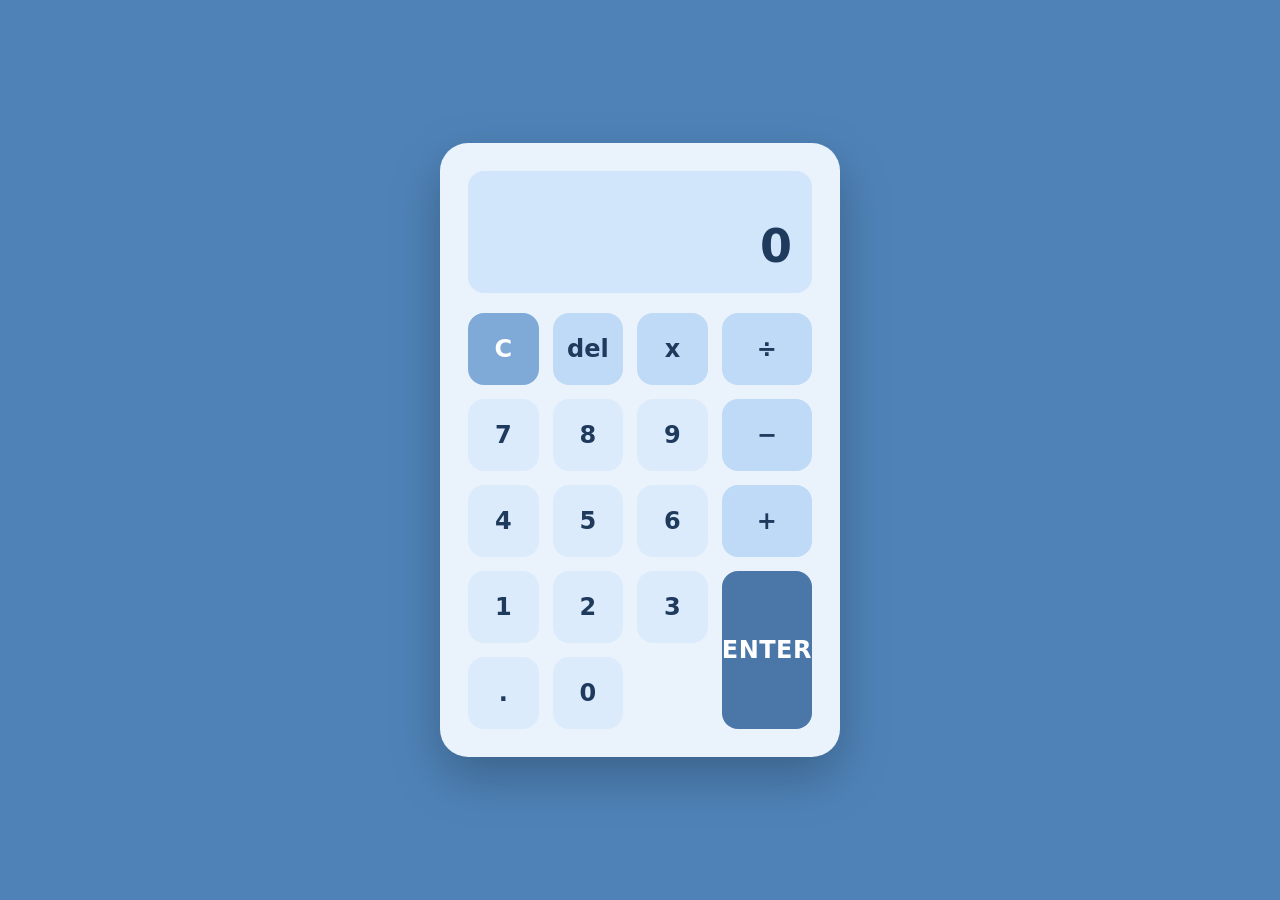
<file: WebDev-L2-Calculator/index.html>
<!DOCTYPE html>
<html lang="en">
<head>
<meta charset="UTF-8">
<meta name="viewport" content="width=device-width, initial-scale=1.0">
<title>Calculator</title>
<link rel="stylesheet" href="index.css">
</head>
<body>

<div class="calculator">
  <div class="display">
    <div class="display-expression" id="expression"></div>
    <div class="display-result" id="result">0</div>
  </div>

  <div class="keys">
    <button class="key clear" data-action="clear">C</button>
    <button class="key util" data-action="backspace">del</button>
    <button class="key operator" data-operator="*">x</button>
    <button class="key operator" data-operator="/">÷</button>

    <button class="key" data-number="7">7</button>
    <button class="key" data-number="8">8</button>
    <button class="key" data-number="9">9</button>
    <button class="key operator" data-operator="-">−</button>

    <button class="key" data-number="4">4</button>
    <button class="key" data-number="5">5</button>
    <button class="key" data-number="6">6</button>
    <button class="key operator" data-operator="+">+</button>

    <button class="key" data-number="1">1</button>
    <button class="key" data-number="2">2</button>
    <button class="key" data-number="3">3</button>
    <button class="key equals" data-action="equals" style="grid-row: span 2;">ENTER</button>

    <button class="key" data-number=".">.</button>
    <button class="key zero" data-number="0">0</button>
  </div>
</div>

<script src="index.js"></script>
</body>
</html>
</file>
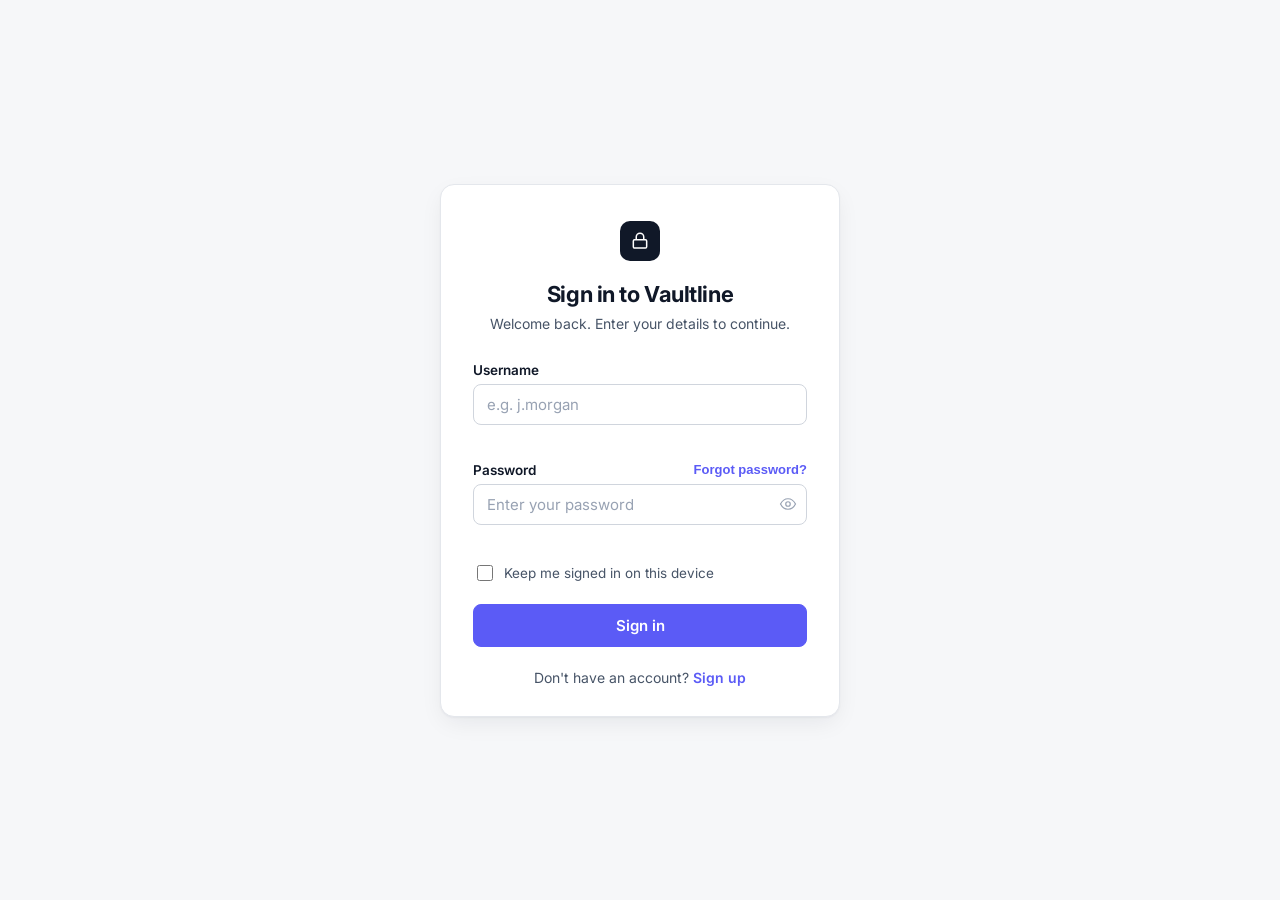
<file: WebDev-L2-LoginAuthenticationSystem/index.html>
<!DOCTYPE html>
<html lang="en">
<head>
<meta charset="UTF-8">
<meta name="viewport" content="width=device-width, initial-scale=1.0">
<title>Sign in — Vaultline</title>
<link rel="stylesheet" href="styles.css">
</head>
<body>

  <div class="auth-scene">
    <main class="auth-card" role="main">

      <div class="auth-logo" aria-hidden="true">
        <svg viewBox="0 0 24 24" width="20" height="20" fill="none" stroke="currentColor" stroke-width="1.8">
          <rect x="4" y="10.5" width="16" height="10" rx="1.5"/>
          <path d="M7.5 10.5V7.2a4.5 4.5 0 0 1 9 0v3.3"/>
        </svg>
      </div>

      <div class="auth-head">
        <h1>Sign in to Vaultline</h1>
        <p>Welcome back. Enter your details to continue.</p>
      </div>

      <div class="banner" id="banner" role="alert" hidden></div>

      <form id="loginForm" class="auth-form" novalidate>
        <label class="field">
          <span class="field-label">Username</span>
          <input type="text" id="loginUsername" name="username" autocomplete="username" placeholder="e.g. j.morgan" required>
          <span class="field-error" data-for="loginUsername"></span>
        </label>

        <label class="field">
          <div class="field-row">
            <span class="field-label">Password</span>
            <button type="button" class="field-link" id="forgotLink">Forgot password?</button>
          </div>
          <div class="password-wrap">
            <input type="password" id="loginPassword" name="password" autocomplete="current-password" placeholder="Enter your password" required>
            <button type="button" class="peek" data-target="loginPassword" aria-label="Show password">
              <svg viewBox="0 0 24 24" width="18" height="18" fill="none" stroke="currentColor" stroke-width="1.6"><path d="M2 12s3.6-7 10-7 10 7 10 7-3.6 7-10 7-10-7-10-7Z"/><circle cx="12" cy="12" r="3"/></svg>
            </button>
          </div>
          <span class="field-error" data-for="loginPassword"></span>
        </label>

        <div class="remember-row">
          <input type="checkbox" id="rememberMe">
          <label for="rememberMe">Keep me signed in on this device</label>
        </div>

        <button type="submit" class="btn-primary" id="loginSubmit">
          <span class="btn-spinner" aria-hidden="true"></span>
          <span class="btn-label">Sign in</span>
        </button>
      </form>

      <p class="auth-footer" style="margin-top:22px;">Don't have an account? <a href="register.html">Sign up</a></p>
    </main>
  </div>

<script src="storage.js"></script>
<script src="index.js"></script>
</body>
</html>
</file>
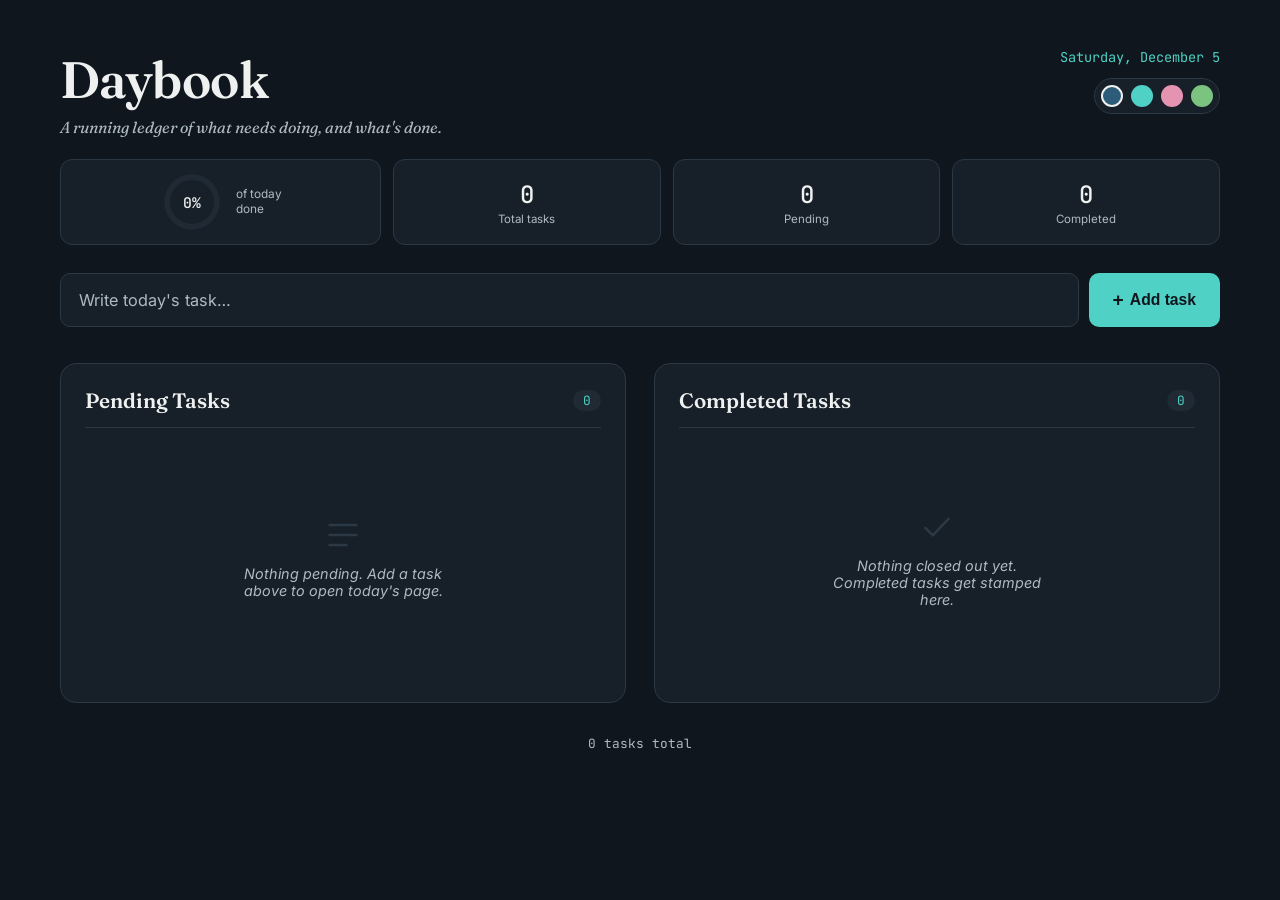
<file: WebDev-L2-ToDoWebApp/index.html>
<!DOCTYPE html>
<html lang="en" data-theme="ledger">
<head>
<meta charset="UTF-8">
<meta name="viewport" content="width=device-width, initial-scale=1.0">
<title>Daybook — Daily Tasks</title>
<link rel="stylesheet" href="index.css">
<link rel="preconnect" href="https://fonts.googleapis.com">
<link href="https://fonts.googleapis.com/css2?family=Fraunces:ital,opsz,wght@0,9..144,500;0,9..144,600;0,9..144,700;1,9..144,500&family=Inter:wght@400;500;600;700&family=JetBrains+Mono:wght@400;500&display=swap" rel="stylesheet">
</head>
<body>

<div class="page">

  <header class="header">
    <div class="header-top">
      <div class="header-titles">
        <h1 class="title">Daybook</h1>
        <p class="subtitle">A running ledger of what needs doing, and what's done.</p>
      </div>

      <div class="header-right">
        <span class="today" id="todayDate"></span>
        <div class="theme-switcher" id="themeSwitcher" role="group" aria-label="Choose theme">
          <!-- theme swatch buttons injected by JS -->
        </div>
      </div>
    </div>
  </header>

  <section class="stats" aria-label="Task summary">
    <div class="stat-ring-card">
      <div class="ring-wrap">
        <svg class="ring" viewBox="0 0 90 90" width="64" height="64">
          <circle class="ring-track" cx="45" cy="45" r="35" />
          <circle class="ring-progress" id="ringProgress" cx="45" cy="45" r="35" />
        </svg>
        <div class="ring-text">
          <span class="ring-pct" id="ringPct">0%</span>
        </div>
      </div>
      <span class="ring-label">of today<br>done</span>
    </div>

    <div class="stat-tile">
      <span class="stat-num" id="statTotal">0</span>
      <span class="stat-label">Total tasks</span>
    </div>
    <div class="stat-tile">
      <span class="stat-num" id="statPending">0</span>
      <span class="stat-label">Pending</span>
    </div>
    <div class="stat-tile">
      <span class="stat-num" id="statCompleted">0</span>
      <span class="stat-label">Completed</span>
    </div>
  </section>

  <form class="add-form" id="addForm">
    <input
      type="text"
      id="taskInput"
      class="add-input"
      placeholder="Write today's task…"
      autocomplete="off"
      maxlength="140"
      required
    >
    <button type="submit" class="add-btn">
      <span class="add-btn-plus">+</span> Add task
    </button>
  </form>

  <main class="board">

    <section class="column" aria-labelledby="pendingHeading">
      <div class="column-head">
        <h2 id="pendingHeading">Pending Tasks</h2>
        <span class="count" id="pendingCount">0</span>
      </div>
      <ul class="task-list" id="pendingList"></ul>
      <div class="empty-state" id="pendingEmpty">
        <svg width="40" height="40" viewBox="0 0 24 24" fill="none"><path d="M4 12h16M4 6h16M4 18h10" stroke="currentColor" stroke-width="1.6" stroke-linecap="round"/></svg>
        <p>Nothing pending. Add a task above to open today's page.</p>
      </div>
    </section>

    <section class="column" aria-labelledby="completedHeading">
      <div class="column-head">
        <h2 id="completedHeading">Completed Tasks</h2>
        <span class="count" id="completedCount">0</span>
      </div>
      <ul class="task-list" id="completedList"></ul>
      <div class="empty-state" id="completedEmpty">
        <svg width="40" height="40" viewBox="0 0 24 24" fill="none"><path d="M5 12.5l4.5 4.5L19 7" stroke="currentColor" stroke-width="1.6" stroke-linecap="round" stroke-linejoin="round"/></svg>
        <p>Nothing closed out yet. Completed tasks get stamped here.</p>
      </div>
    </section>

  </main>

  <footer class="footer">
    <span id="totalSummary">0 tasks total</span>
  </footer>

</div>

<!-- Task row template -->
<template id="taskTemplate">
  <li class="task" data-id="">
    <button class="check" type="button" aria-label="Mark task complete"></button>
    <div class="task-body">
      <p class="task-text"></p>
      <input class="task-edit-input" type="text" maxlength="140">
      <div class="task-meta">
        <span class="meta-item added-meta"></span>
        <span class="meta-item completed-meta"></span>
      </div>
    </div>
    <div class="task-actions">
      <button class="icon-btn edit-btn" type="button" aria-label="Edit task">Edit</button>
      <button class="icon-btn save-btn" type="button" aria-label="Save task">Save</button>
      <button class="icon-btn delete-btn" type="button" aria-label="Delete task">Delete</button>
    </div>
  </li>
</template>

<script src="index.js"></script>
</body>
</html>
</file>
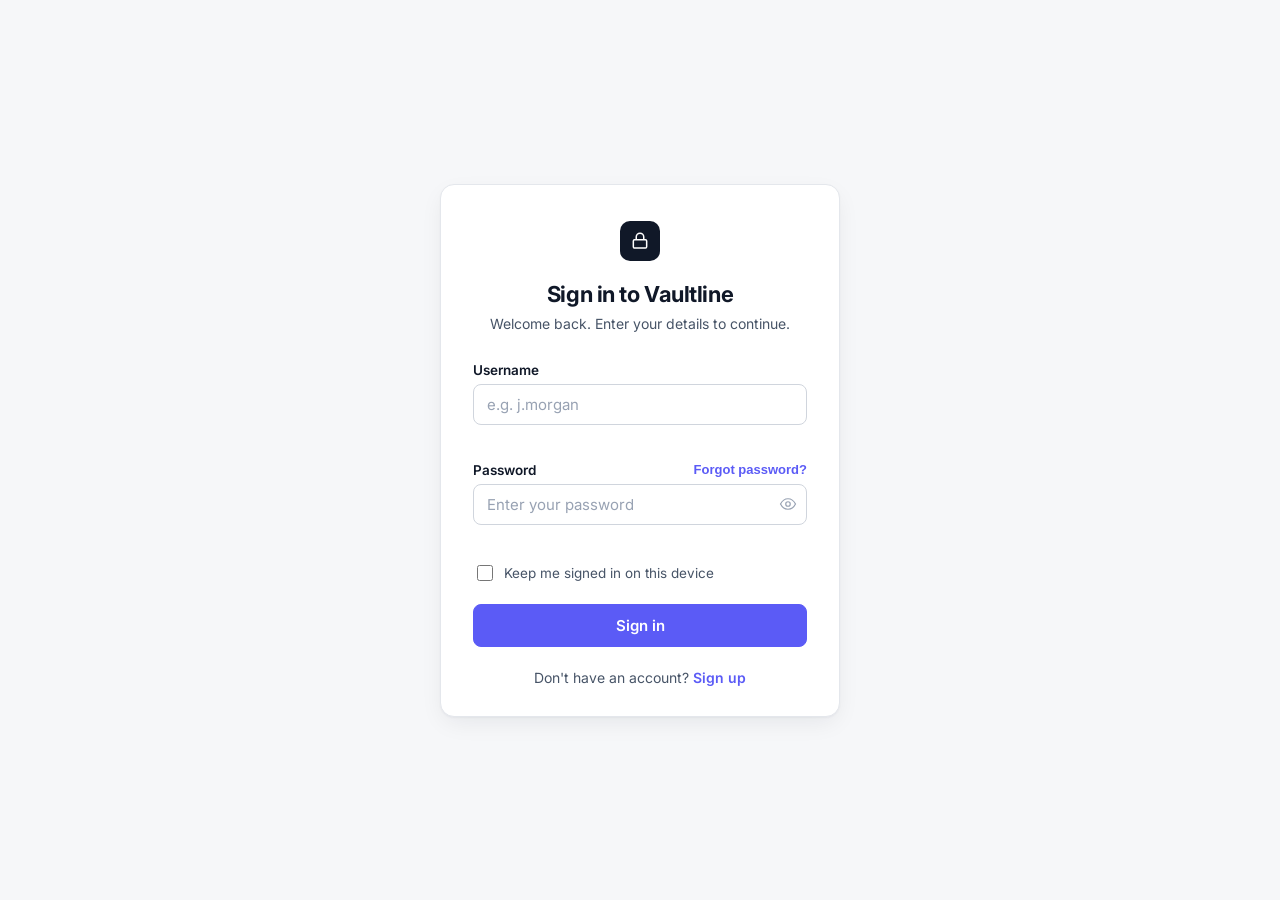
<file: WebDev-L2-LoginAuthenticationSystem/dashboard.html>
<!DOCTYPE html>
<html lang="en">
<head>
<meta charset="UTF-8">
<meta name="viewport" content="width=device-width, initial-scale=1.0">
<title>Dashboard — Vaultline</title>
<link rel="stylesheet" href="styles.css">
<link rel="stylesheet" href="dashboard.css">
</head>
<body class="dashboard-body">

  <div class="dash-guard" id="dashGuard">
    <div class="guard-spinner" aria-hidden="true"></div>
    <p id="guardMessage">Checking session…</p>
  </div>

  <div class="dash-scene" id="dashScene" hidden>

    <nav class="dash-nav">
      <div class="dash-brand">
        <div class="auth-logo" style="margin:0;width:34px;height:34px;" aria-hidden="true">
          <svg viewBox="0 0 24 24" width="17" height="17" fill="none" stroke="currentColor" stroke-width="1.8">
            <rect x="4" y="10.5" width="16" height="10" rx="1.5"/>
            <path d="M7.5 10.5V7.2a4.5 4.5 0 0 1 9 0v3.3"/>
          </svg>
        </div>
        <span class="dash-brand-text">Vaultline</span>
      </div>
      <div class="dash-user">
        <span class="dash-avatar" id="dashAvatar">—</span>
        <span class="dash-user-name" id="dashUsername">—</span>
        <button class="btn-ghost" id="logoutBtn">Sign out</button>
      </div>
    </nav>

    <main class="dash-main">
      <section class="dash-hero">
        <p class="eyebrow">SECURED AREA</p>
        <h1 id="dashGreeting">Welcome back</h1>
        <p class="dash-sub">This page only renders once your session token checks out. Sign out or close the tab to lock it again.</p>
      </section>

      <section class="dash-grid">
        <article class="dash-card">
          <p class="dash-card-label">Signed in as</p>
          <p class="dash-card-value" id="cardUsername">—</p>
        </article>
        <article class="dash-card">
          <p class="dash-card-label">Session started</p>
          <p class="dash-card-value" id="cardLoginTime">—</p>
        </article>
        <article class="dash-card">
          <p class="dash-card-label">Session token</p>
          <p class="dash-card-value dash-mono" id="cardToken">—</p>
        </article>
        <article class="dash-card">
          <p class="dash-card-label">Storage scope</p>
          <p class="dash-card-value" id="cardScope">—</p>
        </article>
      </section>

      <section class="dash-note">
        <p>Session state lives in <code>sessionStorage</code> (or <code>localStorage</code> if "keep me signed in" was checked). Account records stay on this device only — nothing is sent to a server.</p>
      </section>
    </main>

  </div>

<script src="storage.js"></script>
<script src="dashboard.js"></script>
</body>
</html>
</file>
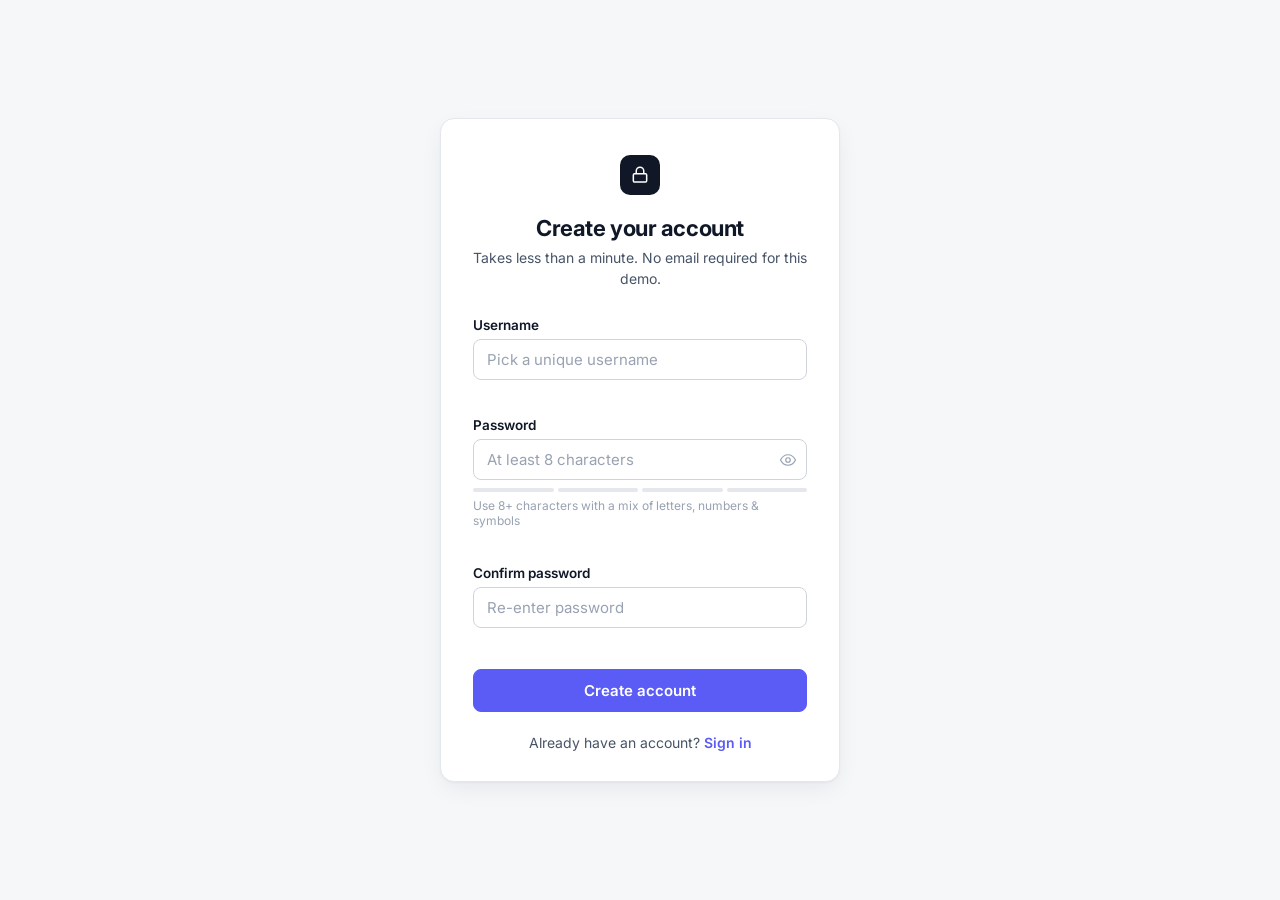
<file: WebDev-L2-LoginAuthenticationSystem/register.html>
<!DOCTYPE html>
<html lang="en">
<head>
<meta charset="UTF-8">
<meta name="viewport" content="width=device-width, initial-scale=1.0">
<title>Create account — Vaultline</title>
<link rel="stylesheet" href="styles.css">
</head>
<body>

  <div class="auth-scene">
    <main class="auth-card" role="main">

      <div class="auth-logo" aria-hidden="true">
        <svg viewBox="0 0 24 24" width="20" height="20" fill="none" stroke="currentColor" stroke-width="1.8">
          <rect x="4" y="10.5" width="16" height="10" rx="1.5"/>
          <path d="M7.5 10.5V7.2a4.5 4.5 0 0 1 9 0v3.3"/>
        </svg>
      </div>

      <div class="auth-head">
        <h1>Create your account</h1>
        <p>Takes less than a minute. No email required for this demo.</p>
      </div>

      <div class="banner" id="banner" role="alert" hidden></div>

      <form id="registerForm" class="auth-form" novalidate>
        <label class="field">
          <span class="field-label">Username</span>
          <input type="text" id="registerUsername" name="username" autocomplete="username" placeholder="Pick a unique username" required minlength="3">
          <span class="field-error" data-for="registerUsername"></span>
        </label>

        <label class="field">
          <span class="field-label">Password</span>
          <div class="password-wrap">
            <input type="password" id="registerPassword" name="password" autocomplete="new-password" placeholder="At least 8 characters" required minlength="8">
            <button type="button" class="peek" data-target="registerPassword" aria-label="Show password">
              <svg viewBox="0 0 24 24" width="18" height="18" fill="none" stroke="currentColor" stroke-width="1.6"><path d="M2 12s3.6-7 10-7 10 7 10 7-3.6 7-10 7-10-7-10-7Z"/><circle cx="12" cy="12" r="3"/></svg>
            </button>
          </div>
          <div class="strength-meter" aria-hidden="true">
            <span class="strength-seg" data-seg="0"></span>
            <span class="strength-seg" data-seg="1"></span>
            <span class="strength-seg" data-seg="2"></span>
            <span class="strength-seg" data-seg="3"></span>
          </div>
          <span class="field-hint" id="strengthLabel">Use 8+ characters with a mix of letters, numbers &amp; symbols</span>
          <span class="field-error" data-for="registerPassword"></span>
        </label>

        <label class="field">
          <span class="field-label">Confirm password</span>
          <input type="password" id="registerConfirm" name="confirm" autocomplete="new-password" placeholder="Re-enter password" required>
          <span class="field-error" data-for="registerConfirm"></span>
        </label>

        <button type="submit" class="btn-primary" id="registerSubmit">
          <span class="btn-spinner" aria-hidden="true"></span>
          <span class="btn-label">Create account</span>
        </button>
      </form>

      <p class="auth-footer" style="margin-top:22px;">Already have an account? <a href="index.html">Sign in</a></p>
    </main>
  </div>

<script src="storage.js"></script>
<script src="register.js"></script>
</body>
</html>
</file>
<file: WebDev-L2-Calculator/index.css>
:root {
  --bg-outer: #4f83b8;
  --card-bg: #eaf3fc;
  --display-bg: #d2e6fb;
  --key-light: #dcebfc;
  --key-mid: #bfdaf6;
  --key-mid-hover: #acccf0;
  --key-dark: #4a76a8;
  --key-dark-hover: #3e668f;
  --clear-bg: #7fa9d6;
  --clear-hover: #6e98c6;
  --text-dark: #1e3a5c;
  --text-white: #ffffff;
  --radius: 16px;
}

* { box-sizing: border-box; }

body {
  margin: 0;
  min-height: 100vh;
  display: flex;
  align-items: center;
  justify-content: center;
  background: var(--bg-outer);
  font-family: 'Segoe UI', system-ui, sans-serif;
}

.calculator {
  width: 360px;
  background: var(--card-bg);
  border-radius: 28px;
  padding: 24px;
  box-shadow: 0 20px 50px rgba(0, 0, 0, 0.25);
}

.display {
  background: var(--display-bg);
  border-radius: var(--radius);
  padding: 22px 20px;
  margin-bottom: 20px;
  text-align: right;
  overflow: hidden;
}

.display-expression {
  font-family: 'Consolas', 'Courier New', monospace;
  font-size: 16px;
  font-weight: 600;
  color: var(--key-dark);
  min-height: 20px;
  white-space: nowrap;
  overflow-x: auto;
  text-align: left;
  scrollbar-width: none;      /* Firefox: hide scrollbar + its arrows */
  -ms-overflow-style: none;   /* old Edge/IE */
}

.display-result {
  font-family: 'Segoe UI', system-ui, sans-serif;
  font-size: 42px;
  font-weight: 700;
  color: var(--text-dark);
  margin-top: 8px;
  white-space: nowrap;
  overflow-x: auto;
  line-height: 1.1;
  scrollbar-width: none;
  -ms-overflow-style: none;
}

.display-expression::-webkit-scrollbar,
.display-result::-webkit-scrollbar {
  display: none;              /* Chrome/Safari/Edge: hide scrollbar + arrows */
}

.display-result.error {
  color: #b33a3a;
  font-size: 22px;
}

.keys {
  display: grid;
  grid-template-columns: repeat(4, 1fr);
  gap: 14px;
}

button.key {
  border: none;
  outline: none;
  border-radius: var(--radius);
  background: var(--key-light);
  color: var(--text-dark);
  font-size: 22px;
  font-weight: 600;
  font-family: inherit;
  padding: 20px 0;
  cursor: pointer;
  transition: background 0.12s ease, transform 0.05s ease;
  -webkit-tap-highlight-color: transparent;
}

button.key:hover { background: #cde2fa; }
button.key:active { transform: scale(0.95); }

button.key.operator,
button.key.util {
  background: var(--key-mid);
}
button.key.operator:hover,
button.key.util:hover { background: var(--key-mid-hover); }

button.key.clear {
  background: var(--clear-bg);
  color: var(--text-white);
}
button.key.clear:hover { background: var(--clear-hover); }

button.key.equals {
  background: var(--key-dark);
  color: var(--text-white);
  font-weight: 700;
  letter-spacing: 0.5px;
}
button.key.equals:hover { background: var(--key-dark-hover); }

/* ---------- Responsive breakpoints ---------- */

/* Large desktop / big monitors: give it a little more room to breathe */
@media (min-width: 1200px) {
  .calculator { width: 400px; padding: 28px; }
  .display-result { font-size: 46px; }
  button.key { font-size: 24px; padding: 22px 0; }
}

/* Tablets (portrait) */
@media (max-width: 768px) {
  .calculator { width: 380px; padding: 22px; }
  .display-result { font-size: 40px; }
  button.key { font-size: 21px; padding: 18px 0; }
}

/* Large phones */
@media (max-width: 480px) {
  body { padding: 16px; }
  .calculator { width: 100%; max-width: 360px; padding: 18px; border-radius: 24px; }
  .display { padding: 18px 16px; margin-bottom: 16px; }
  .display-result { font-size: 34px; }
  .display-expression { font-size: 14px; }
  .keys { gap: 10px; }
  button.key { font-size: 19px; padding: 16px 0; border-radius: 12px; }
}

/* Small phones */
@media (max-width: 360px) {
  .calculator { padding: 14px; border-radius: 20px; }
  .display { padding: 14px 12px; }
  .display-result { font-size: 28px; }
  .keys { gap: 8px; }
  button.key { font-size: 17px; padding: 14px 0; }
  button.key.equals { font-size: 15px; }
}

/* Short viewports (landscape phones) */
@media (max-height: 500px) {
  body { align-items: flex-start; }
  .calculator { margin-top: 10px; padding: 14px; }
  .display { padding: 12px 14px; margin-bottom: 10px; }
  .display-result { font-size: 28px; }
  .keys { gap: 8px; }
  button.key { padding: 10px 0; font-size: 16px; }
}
</file>
<file: WebDev-L2-LoginAuthenticationSystem/styles.css>
@import url('https://fonts.googleapis.com/css2?family=Inter:wght@400;500;600;700;800&display=swap');

:root{
  --bg: #f6f7f9;
  --surface: #ffffff;
  --border: #e4e7ec;
  --border-strong: #d0d5dd;
  --text: #101828;
  --text-muted: #475467;
  --text-faint: #98a2b3;
  --accent: #5b5bf6;
  --accent-hover: #4a4adf;
  --accent-soft: #eeeeff;
  --accent-ring: rgba(91, 91, 246, 0.16);
  --success: #12b76a;
  --success-soft: #ecfdf3;
  --danger: #d92d20;
  --danger-soft: #fef3f2;
  --radius-lg: 14px;
  --radius-md: 10px;
  --radius-sm: 8px;
  --shadow-card: 0 1px 2px rgba(16,24,40,0.04), 0 8px 24px -4px rgba(16,24,40,0.08);
  --font: 'Inter', -apple-system, BlinkMacSystemFont, 'Segoe UI', sans-serif;
}

*, *::before, *::after{ box-sizing: border-box; }
html, body{ height: 100%; }

/* The hidden attribute must always win, even over classes below that
   set display:flex/grid — otherwise toggling .hidden = true in JS
   silently does nothing and two states end up on screen at once. */
[hidden]{ display: none !important; }

body{
  margin: 0;
  font-family: var(--font);
  color: var(--text);
  background: var(--bg);
  -webkit-font-smoothing: antialiased;
}

@media (prefers-reduced-motion: reduce){
  *{ animation-duration: 0.001ms !important; transition-duration: 0.001ms !important; }
}

a{ color: inherit; }

/* ---------- page shell ---------- */
.auth-scene{
  min-height: 100vh;
  display: flex;
  align-items: center;
  justify-content: center;
  padding: 32px 20px;
}

.auth-card{
  width: 100%;
  max-width: 400px;
  background: var(--surface);
  border: 1px solid var(--border);
  border-radius: var(--radius-lg);
  box-shadow: var(--shadow-card);
  padding: 36px 32px 30px;
}

/* ---------- header ---------- */
.auth-logo{
  width: 40px; height: 40px;
  border-radius: 10px;
  background: var(--text);
  color: #fff;
  display: flex;
  align-items: center;
  justify-content: center;
  margin: 0 auto 20px;
}

.auth-head{ text-align: center; margin-bottom: 28px; }
.auth-head h1{
  font-size: 22px;
  font-weight: 700;
  letter-spacing: -0.02em;
  margin: 0 0 6px;
}
.auth-head p{
  font-size: 14px;
  color: var(--text-muted);
  margin: 0;
  line-height: 1.5;
}

/* ---------- banner ---------- */
.banner{
  font-size: 13px;
  padding: 10px 12px;
  border-radius: var(--radius-sm);
  margin-bottom: 18px;
  border: 1px solid transparent;
  line-height: 1.45;
  display: flex;
  align-items: flex-start;
  gap: 8px;
}
.banner.is-success{ background: var(--success-soft); color: #067647; border-color: #abefc6; }
.banner.is-error{ background: var(--danger-soft); color: #b42318; border-color: #fecdca; }
.banner svg{ flex: none; margin-top: 1px; }

/* ---------- form ---------- */
.auth-form{ display: flex; flex-direction: column; gap: 16px; }

.field{ display: flex; flex-direction: column; gap: 6px; }

.field-row{
  display: flex;
  align-items: center;
  justify-content: space-between;
}

.field-label{ font-size: 13.5px; font-weight: 600; color: var(--text); }

.field-link{
  font-size: 13px;
  font-weight: 600;
  color: var(--accent);
  background: none;
  border: none;
  padding: 0;
  cursor: pointer;
  text-decoration: none;
}
.field-link:hover{ color: var(--accent-hover); text-decoration: underline; }

input[type="text"], input[type="password"]{
  font-family: var(--font);
  font-size: 15px;
  color: var(--text);
  background: var(--surface);
  border: 1px solid var(--border-strong);
  border-radius: var(--radius-sm);
  padding: 10px 13px;
  width: 100%;
  outline: none;
  transition: border-color .15s ease, box-shadow .15s ease;
}
input::placeholder{ color: var(--text-faint); }
input:focus{
  border-color: var(--accent);
  box-shadow: 0 0 0 4px var(--accent-ring);
}
input.is-invalid{ border-color: var(--danger); }
input.is-invalid:focus{ box-shadow: 0 0 0 4px var(--danger-soft); }

.password-wrap{ position: relative; }
.password-wrap input{ padding-right: 42px; }
.peek{
  position: absolute;
  right: 3px; top: 50%;
  transform: translateY(-50%);
  width: 32px; height: 32px;
  display: flex; align-items: center; justify-content: center;
  background: transparent;
  border: none;
  color: var(--text-faint);
  cursor: pointer;
  border-radius: 6px;
  transition: color .15s ease, background .15s ease;
}
.peek:hover{ color: var(--text-muted); background: var(--bg); }

.field-error{
  font-size: 12.5px;
  color: var(--danger);
  min-height: 15px;
  display: block;
}

.remember-row{
  display: flex;
  align-items: center;
  gap: 8px;
}
.remember-row input[type="checkbox"]{
  width: 16px; height: 16px;
  accent-color: var(--accent);
  cursor: pointer;
}
.remember-row label{
  font-size: 13.5px;
  color: var(--text-muted);
  cursor: pointer;
  user-select: none;
}

.strength-meter{
  display: grid;
  grid-template-columns: repeat(4, 1fr);
  gap: 4px;
  margin-top: 2px;
}
.strength-seg{ height: 4px; border-radius: 2px; background: var(--border); transition: background .2s ease; }
.strength-meter.s1 .strength-seg[data-seg="0"]{ background: var(--danger); }
.strength-meter.s2 .strength-seg[data-seg="0"], .strength-meter.s2 .strength-seg[data-seg="1"]{ background: #f79009; }
.strength-meter.s3 .strength-seg[data-seg="0"], .strength-meter.s3 .strength-seg[data-seg="1"], .strength-meter.s3 .strength-seg[data-seg="2"]{ background: #eaaa08; }
.strength-meter.s4 .strength-seg{ background: var(--success); }
.field-hint{ font-size: 12px; color: var(--text-faint); }

/* ---------- buttons ---------- */
.btn-primary{
  display: flex;
  align-items: center;
  justify-content: center;
  gap: 8px;
  font-family: var(--font);
  font-size: 15px;
  font-weight: 600;
  color: #fff;
  background: var(--accent);
  border: 1px solid var(--accent);
  border-radius: var(--radius-sm);
  padding: 11px 16px;
  margin-top: 4px;
  cursor: pointer;
  transition: background .15s ease, box-shadow .15s ease, transform .1s ease;
}
.btn-primary:hover{ background: var(--accent-hover); border-color: var(--accent-hover); }
.btn-primary:active{ transform: translateY(1px); }
.btn-primary:disabled{ opacity: 0.65; cursor: progress; }

.btn-spinner{
  width: 15px; height: 15px;
  border-radius: 50%;
  border: 2px solid rgba(255,255,255,0.4);
  border-top-color: #fff;
  animation: spin 0.7s linear infinite;
  display: none;
}
.btn-primary.is-loading .btn-spinner{ display: inline-block; }
.btn-primary.is-loading .btn-label{ opacity: 0.85; }
@keyframes spin{ to{ transform: rotate(360deg); } }

/* ---------- divider ---------- */
.auth-divider{
  display: flex;
  align-items: center;
  gap: 12px;
  margin: 22px 0 18px;
  color: var(--text-faint);
  font-size: 12.5px;
}
.auth-divider::before, .auth-divider::after{
  content: '';
  flex: 1;
  height: 1px;
  background: var(--border);
}

.auth-footer{
  text-align: center;
  font-size: 14px;
  color: var(--text-muted);
  margin: 0;
}
.auth-footer a{
  color: var(--accent);
  font-weight: 600;
  text-decoration: none;
}
.auth-footer a:hover{ text-decoration: underline; }

.auth-legal{
  text-align: center;
  font-size: 12px;
  color: var(--text-faint);
  margin-top: 22px;
  line-height: 1.6;
}

/* ---------- shake feedback ---------- */
@keyframes shake{
  10%, 90% { transform: translateX(-1px); }
  20%, 80% { transform: translateX(2px); }
  30%, 50%, 70% { transform: translateX(-4px); }
  40%, 60% { transform: translateX(4px); }
}
.auth-card.is-shaking{ animation: shake .4s cubic-bezier(.36,.07,.19,.97); }

/* ---------- responsive ---------- */
@media (max-width: 420px){
  .auth-card{ padding: 28px 20px 24px; border-radius: 12px; }
  .auth-head h1{ font-size: 20px; }
}

@media (pointer: coarse){
  input[type="text"], input[type="password"]{ padding: 12px 13px; font-size: 16px; }
  .btn-primary{ padding: 13px 16px; }
  .peek{ width: 40px; height: 40px; }
  .remember-row input[type="checkbox"]{ width: 18px; height: 18px; }
}
</file>
<file: WebDev-L2-ToDoWebApp/index.css>
/* ===== Theme tokens ===== */
:root {
  --radius: 10px;
  --font-display: 'Fraunces', serif;
  --font-body: 'Inter', system-ui, sans-serif;
  --font-mono: 'JetBrains Mono', monospace;
}

/* Ledger — dark teal & gold (default) */
[data-theme="ledger"] {
  --bg: #10161d;
  --surface: #171f28;
  --surface-alt: #1f2a35;
  --border: #2b3846;
  --text: #eef1f0;
  --text-dim: #aebac1;
  --accent: #4fd1c5;
  --accent-dim: #2c7a72;
  --accent-contrast: #10161d;
  --complete: #e3b341;
  --complete-dim: #8a691f;
  --danger: #e0645a;
  --swatch: #2c5c7a;
}

/* Daylight — warm paper with ink-blue accent */
[data-theme="daylight"] {
  --bg: #eeece2;
  --surface: #f8f7f1;
  --surface-alt: #e9e6d9;
  --border: #d8d4c3;
  --text: #262320;
  --text-dim: #6f6a5f;
  --accent: #2c5c7a;
  --accent-dim: #7fa0b3;
  --accent-contrast: #f8f7f1;
  --complete: #a8681f;
  --complete-dim: #8a5a22;
  --danger: #b5453a;
  --swatch: #4fd1c5;
}

/* Dusk — deep plum with rose-gold accent */
[data-theme="dusk"] {
  --bg: #211526;
  --surface: #2b1c33;
  --surface-alt: #382548;
  --border: #4a3159;
  --text: #f2e9f5;
  --text-dim: #b79ec4;
  --accent: #e493b0;
  --accent-dim: #8a4a63;
  --accent-contrast: #211526;
  --complete: #f0c26e;
  --complete-dim: #8c6b34;
  --danger: #e0645a;
  --swatch: #e493b0;
}

/* Forest — deep green with warm amber accent */
[data-theme="forest"] {
  --bg: #101b16;
  --surface: #16261f;
  --surface-alt: #1e332a;
  --border: #2c4438;
  --text: #eaf2ec;
  --text-dim: #9fb8ab;
  --accent: #7bc47f;
  --accent-dim: #3f6b45;
  --accent-contrast: #101b16;
  --complete: #e3a341;
  --complete-dim: #8a641f;
  --danger: #e0645a;
  --swatch: #7bc47f;
}

* { box-sizing: border-box; }

html, body {
  margin: 0;
  padding: 0;
  background: var(--bg);
  color: var(--text);
  font-family: var(--font-body);
  min-height: 100vh;
  transition: background 0.25s ease, color 0.25s ease;
}

.page {
  max-width: 1240px;
  margin: 0 auto;
  padding: 48px 40px 72px;
}

/* ===== Header ===== */
.header-top {
  display: flex;
  align-items: flex-start;
  justify-content: space-between;
  gap: 24px;
  flex-wrap: wrap;
}

.title {
  font-family: var(--font-display);
  font-weight: 600;
  font-size: clamp(2.4rem, 4vw, 3.4rem);
  margin: 0;
  letter-spacing: -0.01em;
}

.subtitle {
  margin: 6px 0 0;
  color: var(--text-dim);
  font-size: 1rem;
  font-style: italic;
  font-family: var(--font-display);
}

.header-right {
  display: flex;
  flex-direction: column;
  align-items: flex-end;
  gap: 12px;
}

.today {
  font-family: var(--font-mono);
  font-size: 0.85rem;
  color: var(--accent);
  white-space: nowrap;
}

.theme-switcher {
  display: flex;
  gap: 8px;
  background: var(--surface);
  border: 1px solid var(--border);
  border-radius: 999px;
  padding: 6px;
}

.theme-swatch {
  width: 22px;
  height: 22px;
  border-radius: 50%;
  border: 2px solid transparent;
  cursor: pointer;
  padding: 0;
  transition: transform 0.15s ease, border-color 0.15s ease;
}

.theme-swatch:hover { transform: scale(1.12); }

.theme-swatch.active {
  border-color: var(--text);
}

/* ===== Stats bar ===== */
.stats {
  display: grid;
  grid-template-columns: 1.2fr 1fr 1fr 1fr;
  gap: 12px;
  margin: 22px 0 28px;
}

.stat-ring-card,
.stat-tile {
  background: var(--surface);
  border: 1px solid var(--border);
  border-radius: 12px;
  padding: 12px;
  display: flex;
  flex-direction: column;
  align-items: center;
  justify-content: center;
  text-align: center;
  gap: 2px;
  transition: transform 0.12s ease, border-color 0.12s ease;
}

.stat-ring-card:hover,
.stat-tile:hover {
  transform: translateY(-2px);
  border-color: var(--accent-dim);
}

.stat-ring-card { position: relative; flex-direction: row; gap: 12px; justify-content: center; padding: 10px 16px; }

.ring-wrap { position: relative; width: 64px; height: 64px; flex-shrink: 0; }

.ring { transform: rotate(-90deg); }

.ring-track {
  fill: none;
  stroke: var(--surface-alt);
  stroke-width: 8;
}

.ring-progress {
  fill: none;
  stroke: var(--accent);
  stroke-width: 8;
  stroke-linecap: round;
  stroke-dasharray: 219.9;
  stroke-dashoffset: 219.9;
  transition: stroke-dashoffset 0.4s ease;
}

.ring-text {
  position: absolute;
  inset: 0;
  display: flex;
  justify-content: center;
  align-items: center;
}

.ring-pct {
  font-family: var(--font-mono);
  font-size: 0.92rem;
  font-weight: 500;
}

.ring-label {
  color: var(--text-dim);
  font-size: 0.74rem;
  text-align: left;
  line-height: 1.3;
}

.stat-num {
  font-family: var(--font-mono);
  font-size: 1.5rem;
  font-weight: 500;
  color: var(--text);
  transition: color 0.15s ease;
}

.stat-label {
  color: var(--text-dim);
  font-size: 0.72rem;
}

/* ===== Add form ===== */
.add-form {
  display: flex;
  gap: 10px;
  margin: 0 0 36px;
}

.add-input {
  flex: 1;
  background: var(--surface);
  border: 1px solid var(--border);
  border-radius: var(--radius);
  padding: 16px 18px;
  color: var(--text);
  font-family: var(--font-body);
  font-size: 1.02rem;
  transition: border-color 0.15s ease;
}

.add-input::placeholder { color: var(--text-dim); }

.add-input:focus {
  outline: none;
  border-color: var(--accent);
  box-shadow: 0 0 0 3px color-mix(in srgb, var(--accent) 20%, transparent);
}

.add-btn {
  display: flex;
  align-items: center;
  gap: 6px;
  background: var(--accent);
  color: var(--accent-contrast);
  border: none;
  border-radius: var(--radius);
  padding: 0 24px;
  font-weight: 600;
  font-size: 0.98rem;
  cursor: pointer;
  transition: filter 0.1s ease, transform 0.08s ease;
  white-space: nowrap;
}

.add-btn:hover { filter: brightness(1.12); transform: translateY(-1px); }
.add-btn:active { transform: scale(0.96); }
.add-btn-plus { font-size: 1.2rem; line-height: 1; }

.add-btn:focus-visible,
.add-input:focus-visible,
.icon-btn:focus-visible,
.check:focus-visible,
.theme-swatch:focus-visible {
  outline: 2px solid var(--accent);
  outline-offset: 2px;
}

/* ===== Board ===== */
.board {
  display: grid;
  grid-template-columns: 1fr 1fr;
  gap: 28px;
}

.column {
  background: var(--surface);
  border: 1px solid var(--border);
  border-radius: 16px;
  padding: 24px;
  min-height: 340px;
  display: flex;
  flex-direction: column;
}

.column-head {
  display: flex;
  align-items: center;
  justify-content: space-between;
  border-bottom: 1px solid var(--border);
  padding-bottom: 14px;
  margin-bottom: 8px;
}

.column-head h2 {
  font-family: var(--font-display);
  font-size: 1.3rem;
  font-weight: 600;
  margin: 0;
}

.count {
  font-family: var(--font-mono);
  font-size: 0.8rem;
  background: var(--surface-alt);
  color: var(--accent);
  border-radius: 20px;
  padding: 2px 10px;
}

.task-list {
  list-style: none;
  margin: 0;
  padding: 0;
}

.empty-state {
  display: none;
  flex-direction: column;
  align-items: center;
  justify-content: center;
  text-align: center;
  gap: 10px;
  color: var(--text-dim);
  flex: 1;
  padding: 32px 12px;
}

.empty-state svg { color: var(--border); }

.empty-state p {
  font-size: 0.9rem;
  font-style: italic;
  margin: 0;
  max-width: 26ch;
}

.empty-state.visible { display: flex; }

/* ===== Task row ===== */
.task {
  display: flex;
  align-items: flex-start;
  gap: 12px;
  padding: 16px 4px;
  border-bottom: 1px solid var(--border);
  border-radius: 8px;
  animation: rowIn 0.16s ease;
  transition: background 0.12s ease, padding-left 0.12s ease;
}

.task:hover {
  background: var(--surface-alt);
  padding-left: 8px;
}

.task:last-child { border-bottom: none; }

@keyframes rowIn {
  from { opacity: 0; transform: translateY(-4px); }
  to { opacity: 1; transform: translateY(0); }
}

.check {
  flex-shrink: 0;
  width: 24px;
  height: 24px;
  margin-top: 2px;
  border-radius: 50%;
  border: 2px solid var(--accent-dim);
  background: transparent;
  cursor: pointer;
  position: relative;
  transition: border-color 0.12s ease, background 0.12s ease, transform 0.12s ease;
}

.check:hover { border-color: var(--accent); transform: scale(1.08); }
.check:active { transform: scale(0.9); }

.check.pop { animation: pop 0.14s ease; }

@keyframes pop {
  0% { transform: scale(1); }
  50% { transform: scale(1.35); }
  100% { transform: scale(1); }
}

.task.completed .check {
  background: var(--complete);
  border-color: var(--complete);
}

.task.completed .check::after {
  content: "✓";
  position: absolute;
  inset: 0;
  display: flex;
  align-items: center;
  justify-content: center;
  font-size: 0.8rem;
  color: var(--accent-contrast);
  font-weight: 700;
}

.task-body { flex: 1; min-width: 0; }

.task-text {
  margin: 0;
  font-size: 0.98rem;
  line-height: 1.4;
  word-break: break-word;
}

.task.completed .task-text {
  color: var(--text-dim);
  text-decoration: line-through;
  text-decoration-color: var(--complete-dim);
}

.task-edit-input {
  display: none;
  width: 100%;
  background: var(--surface-alt);
  border: 1px solid var(--accent);
  border-radius: 6px;
  padding: 8px 10px;
  color: var(--text);
  font-family: var(--font-body);
  font-size: 0.95rem;
}

.task.editing .task-text { display: none; }
.task.editing .task-edit-input { display: block; }

.task-meta {
  display: flex;
  gap: 12px;
  margin-top: 6px;
}

.meta-item {
  font-family: var(--font-mono);
  font-size: 0.72rem;
  color: var(--text-dim);
}

.completed-meta { color: var(--complete-dim); }
.completed-meta:empty, .added-meta:empty { display: none; }

.task-actions {
  display: flex;
  flex-shrink: 0;
  gap: 6px;
}

.icon-btn {
  background: transparent;
  border: 1px solid var(--border);
  color: var(--text-dim);
  border-radius: 6px;
  padding: 5px 10px;
  font-family: var(--font-body);
  font-size: 0.75rem;
  cursor: pointer;
  transition: color 0.1s ease, border-color 0.1s ease, transform 0.1s ease;
}

.icon-btn:hover { color: var(--text); border-color: var(--text-dim); }
.icon-btn:active { transform: scale(0.94); }
.delete-btn:hover { color: var(--danger); border-color: var(--danger); }
.save-btn { display: none; color: var(--accent); border-color: var(--accent-dim); }
.task.editing .save-btn { display: inline-block; }
.task.editing .edit-btn { display: none; }

/* ===== Footer ===== */
.footer {
  margin-top: 32px;
  text-align: center;
  color: var(--text-dim);
  font-family: var(--font-mono);
  font-size: 0.8rem;
}

/* ===== Responsive ===== */
@media (max-width: 980px) {
  .stats { grid-template-columns: 1fr 1fr; }
}

@media (max-width: 720px) {
  .page { padding: 32px 20px 56px; }
  .board { grid-template-columns: 1fr; }
  .add-form { flex-direction: column; }
  .add-btn { justify-content: center; padding: 14px; }
  .header-top { flex-direction: column; }
  .header-right { align-items: flex-start; width: 100%; }
  .stats { grid-template-columns: 1fr 1fr; }
  .stat-ring-card { grid-column: 1 / -1; }
}

@media (max-width: 480px) {
  .stats { grid-template-columns: 1fr; }
  .task { flex-wrap: wrap; }
  .task-actions { margin-left: 36px; margin-top: 8px; }
}

@media (prefers-reduced-motion: reduce) {
  .task { animation: none; }
  * { transition: none !important; }
}
</file>
<file: WebDev-L2-LoginAuthenticationSystem/dashboard.css>
.dashboard-body{ background: var(--bg); min-height: 100vh; }

/* ---------- guard / loading state ---------- */
.dash-guard{
  min-height: 100vh;
  display: flex;
  flex-direction: column;
  align-items: center;
  justify-content: center;
  gap: 14px;
  text-align: center;
  padding: 24px;
}
.guard-spinner{
  width: 28px; height: 28px;
  border-radius: 50%;
  border: 2.5px solid var(--border);
  border-top-color: var(--accent);
  animation: guard-spin 0.8s linear infinite;
}
@keyframes guard-spin{ to{ transform: rotate(360deg); } }
#guardMessage{ font-size: 13.5px; color: var(--text-muted); }

/* ---------- shell ---------- */
.dash-scene{ min-height: 100vh; display: flex; flex-direction: column; }

.dash-nav{
  display: flex;
  align-items: center;
  justify-content: space-between;
  gap: 12px;
  padding: 16px 28px;
  background: var(--surface);
  border-bottom: 1px solid var(--border);
  flex-wrap: wrap;
}
.dash-brand{ display: flex; align-items: center; gap: 10px; }
.dash-brand-text{ font-size: 15px; font-weight: 700; letter-spacing: -0.01em; }

.dash-user{ display: flex; align-items: center; gap: 10px; }
.dash-avatar{
  width: 28px; height: 28px;
  border-radius: 50%;
  background: var(--accent-soft);
  color: var(--accent);
  display: flex; align-items: center; justify-content: center;
  font-size: 12px;
  font-weight: 700;
  text-transform: uppercase;
}
.dash-user-name{ font-size: 13.5px; font-weight: 600; color: var(--text); }

.btn-ghost{
  font-family: var(--font);
  font-size: 13px;
  font-weight: 600;
  color: var(--text-muted);
  background: var(--surface);
  border: 1px solid var(--border-strong);
  border-radius: var(--radius-sm);
  padding: 7px 14px;
  cursor: pointer;
  transition: color .15s ease, border-color .15s ease, background .15s ease;
}
.btn-ghost:hover{ color: var(--text); border-color: var(--text-faint); background: var(--bg); }

.dash-main{
  flex: 1;
  width: 100%;
  max-width: 920px;
  margin: 0 auto;
  padding: 48px 28px 60px;
}

.eyebrow{
  font-size: 11.5px;
  font-weight: 700;
  letter-spacing: 0.08em;
  color: var(--accent);
  margin: 0 0 8px;
}

.dash-hero h1{
  font-size: clamp(22px, 4vw, 30px);
  font-weight: 700;
  margin: 0 0 10px;
  letter-spacing: -0.02em;
}
.dash-sub{
  color: var(--text-muted);
  font-size: 14.5px;
  max-width: 54ch;
  line-height: 1.55;
  margin: 0;
}

.dash-grid{
  display: grid;
  grid-template-columns: repeat(auto-fit, minmax(200px, 1fr));
  gap: 14px;
  margin-top: 32px;
}

.dash-card{
  background: var(--surface);
  border: 1px solid var(--border);
  border-radius: var(--radius-md);
  padding: 18px 18px 16px;
}
.dash-card-label{
  font-size: 11.5px;
  font-weight: 600;
  letter-spacing: 0.04em;
  text-transform: uppercase;
  color: var(--text-faint);
  margin: 0 0 8px;
}
.dash-card-value{
  font-size: 15px;
  font-weight: 600;
  color: var(--text);
  margin: 0;
  word-break: break-word;
}
.dash-mono{
  font-family: 'SFMono-Regular', Consolas, 'Liberation Mono', Menlo, monospace;
  font-size: 12.5px;
  font-weight: 500;
  color: var(--accent);
}

.dash-note{
  margin-top: 30px;
  padding-top: 18px;
  border-top: 1px solid var(--border);
}
.dash-note p{ font-size: 12.5px; color: var(--text-faint); line-height: 1.6; max-width: 64ch; margin: 0; }
.dash-note code{
  font-family: 'SFMono-Regular', Consolas, 'Liberation Mono', Menlo, monospace;
  background: var(--bg);
  border: 1px solid var(--border);
  border-radius: 4px;
  padding: 1px 5px;
  font-size: 11.5px;
  color: var(--text-muted);
}

@media (max-width: 560px){
  .dash-nav{ padding: 14px 16px; }
  .dash-main{ padding: 34px 16px 44px; }
  .dash-user-name{ max-width: 30vw; overflow: hidden; text-overflow: ellipsis; white-space: nowrap; }
}
</file>
